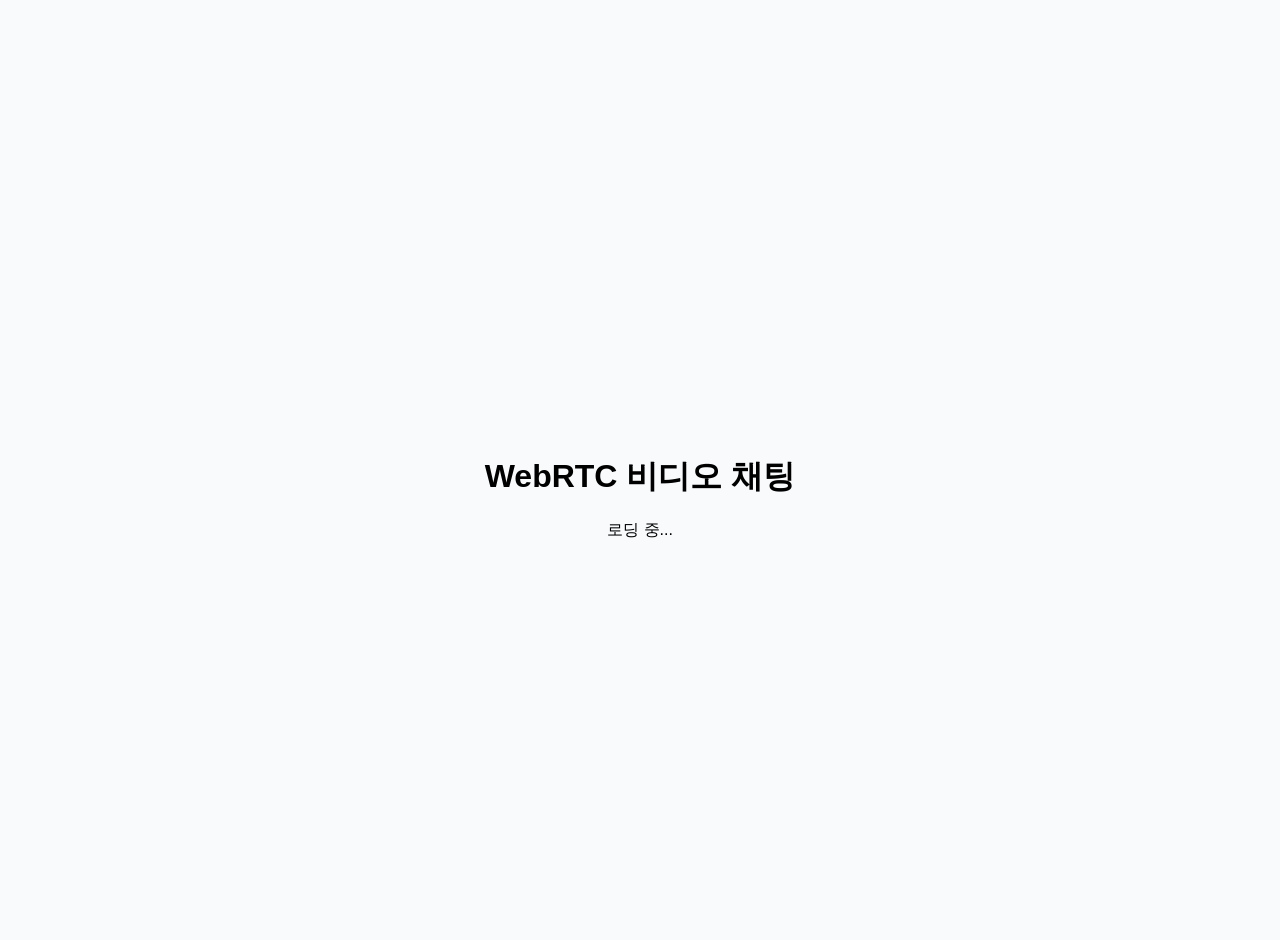
<file: src/main/webapp/index.html>
<!DOCTYPE html>
<html lang="ko">
<head>
  <meta charset="UTF-8">
  <meta name="viewport" content="width=device-width, initial-scale=1.0">
  <title>WebRTC 비디오 채팅 - 시작</title>
  <link href="modern.css" rel="stylesheet">
  <link href="shared.css" rel="stylesheet">
</head>
<body>
  <div style="text-align: center; margin-top: 50px;">
    <h1>WebRTC 비디오 채팅</h1>
    <p>로딩 중...</p>
  </div>
</body>
</html>
</file>
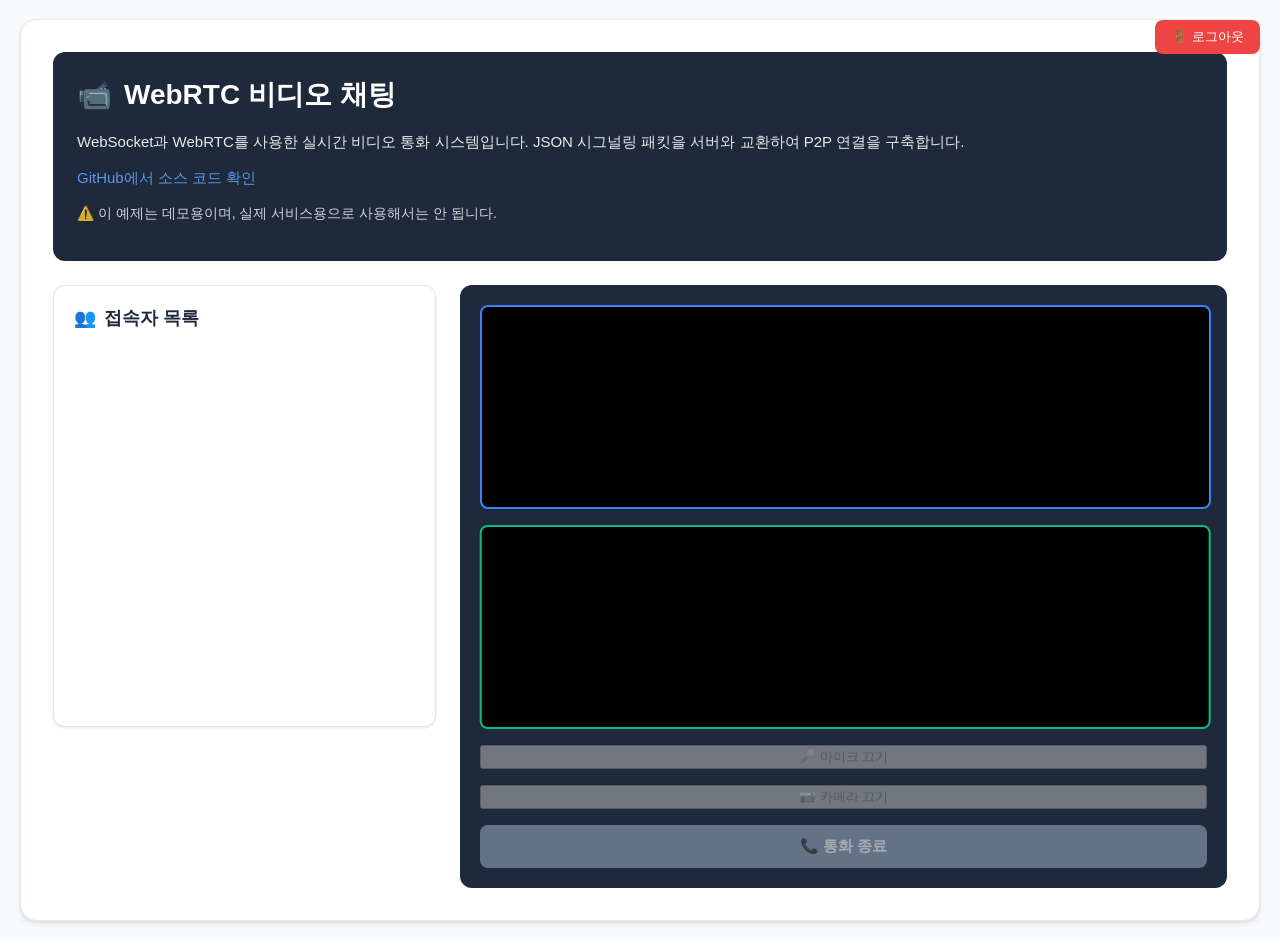
<file: src/main/webapp/chat.html>
<!DOCTYPE html>
<html lang="ko">
<head>
  <meta charset="UTF-8">
  <meta name="viewport" content="width=device-width, initial-scale=1.0">
  <title>WebRTC 비디오 채팅</title>
  <link href="modern.css" rel="stylesheet">
  <!-- [Spring 변환] 원본: ../shared.css → 동일 디렉토리로 이동 -->
  <link href="shared.css" rel="stylesheet">
  <script type="text/javascript" src="auth.js"></script>
  <script type="text/javascript" src="chatclient.js"></script>
  <script src="adapter.js"></script>
</head>
<body>
  <!-- 로그아웃 버튼 -->
  <button id="logout-button" onclick="performLogout()" style="position: fixed; top: 20px; right: 20px; z-index: 1000; background: #ef4444; color: white; border: none; padding: 8px 16px; border-radius: 8px; cursor: pointer;">
    🚪 로그아웃
  </button>

  <div class="container">
    <div class="infobox">
      <h1>
        <span>📹</span> WebRTC 비디오 채팅
      </h1>
      <p>WebSocket과 WebRTC를 사용한 실시간 비디오 통화 시스템입니다. JSON 시그널링 패킷을 서버와 교환하여 P2P 연결을 구축합니다.</p>
      <p><a href="https://github.com/mdn/samples-server/tree/master/s/webrtc-from-chat">GitHub에서 소스 코드 확인</a></p>
      <p style="opacity: 0.8; font-size: 14px;">⚠️ 이 예제는 데모용이며, 실제 서비스용으로 사용해서는 안 됩니다.</p>
    </div>

    <div class="userlistbox">
      <h3>
        <span>👥</span> 접속자 목록
      </h3>
      <ul id="userlist">
        <!-- 사용자 목록이 여기에 표시됩니다 -->
      </ul>
    </div>

    <div class="camerabox">
      <video id="received_video" autoplay playsinline></video>
      <video id="local_video" autoplay muted playsinline></video>
      <button id="mute-button" onclick="toggleAudio();" role="button" disabled>
        🎤 마이크 끄기
      </button>
      <button id="video-button" onclick="toggleVideo();" role="button" disabled>
        📷 카메라 끄기
      </button>
      <button id="hangup-button" onclick="hangUpCall();" role="button" disabled>
        📞 통화 종료
      </button>
    </div>
  </div>
</body>
</html>
</file>
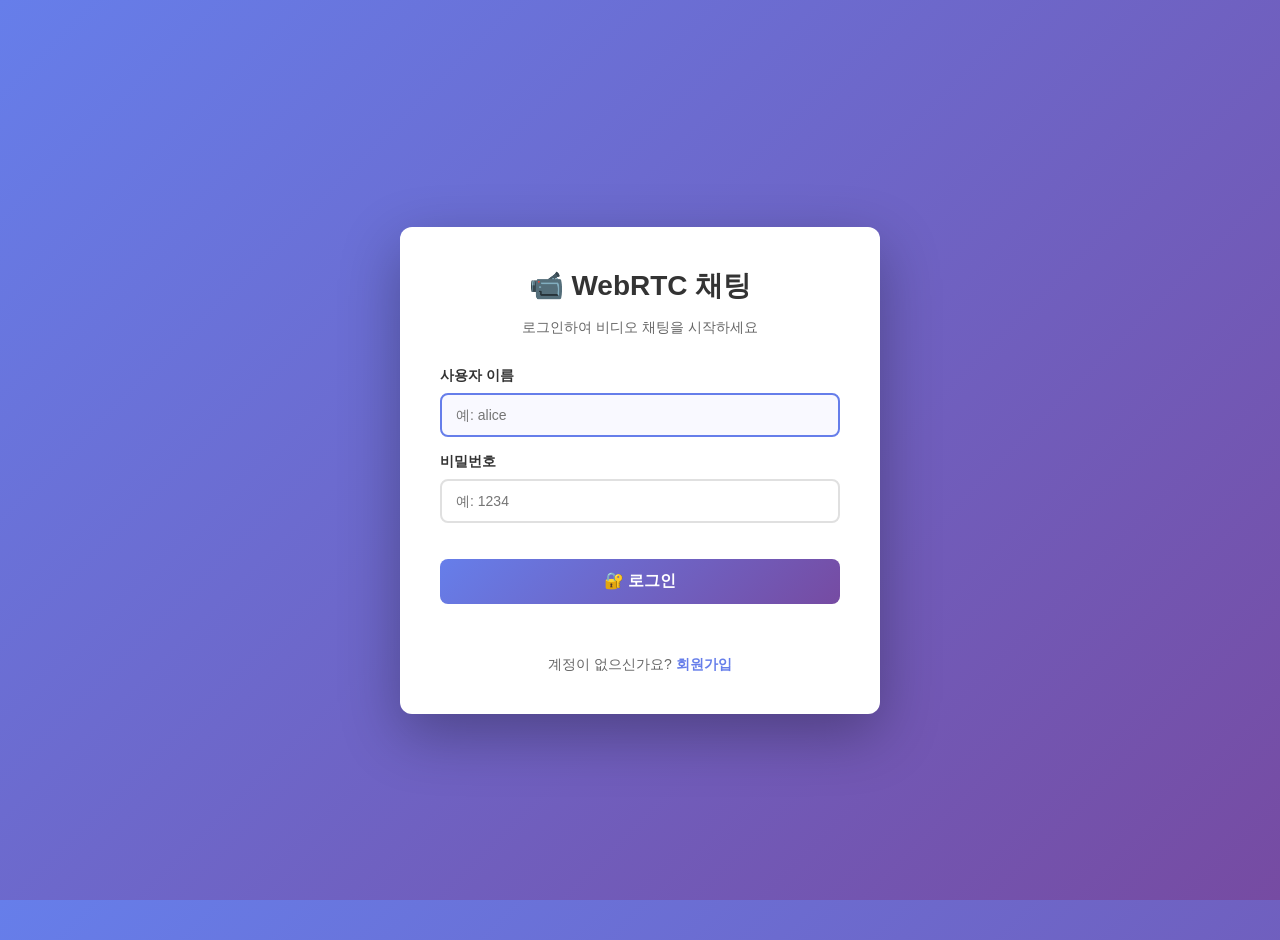
<file: src/main/webapp/login.html>
<!DOCTYPE html>
<html lang="ko">
<head>
  <meta charset="UTF-8">
  <meta name="viewport" content="width=device-width, initial-scale=1.0">
  <title>로그인 - WebRTC 비디오 채팅</title>
  <link href="modern.css" rel="stylesheet">
  <link href="shared.css" rel="stylesheet">
  <script type="text/javascript" src="auth.js"></script>
  <script type="text/javascript" src="login.js"></script>
  <style>
    body {
      display: flex;
      justify-content: center;
      align-items: center;
      min-height: 100vh;
      margin: 0;
      background: linear-gradient(135deg, #667eea 0%, #764ba2 100%);
    }

    .login-container {
      background: white;
      border-radius: 12px;
      box-shadow: 0 20px 60px rgba(0, 0, 0, 0.3);
      padding: 40px;
      width: 100%;
      max-width: 400px;
    }

    .login-container h1 {
      text-align: center;
      color: #333;
      margin: 0 0 10px 0;
      font-size: 28px;
    }

    .login-container .subtitle {
      text-align: center;
      color: #666;
      font-size: 14px;
      margin-bottom: 30px;
    }

    .form-group {
      margin-bottom: 16px;
    }

    .form-group label {
      display: block;
      color: #333;
      font-weight: 600;
      margin-bottom: 8px;
      font-size: 14px;
    }

    .form-group input {
      width: 100%;
      padding: 12px 14px;
      border: 2px solid #e0e0e0;
      border-radius: 8px;
      font-size: 14px;
      transition: border-color 0.3s;
      box-sizing: border-box;
    }

    .form-group input:focus {
      outline: none;
      border-color: #667eea;
      background: #f9f9ff;
    }

    .login-button {
      width: 100%;
      padding: 12px;
      background: linear-gradient(135deg, #667eea 0%, #764ba2 100%);
      color: white;
      border: none;
      border-radius: 8px;
      font-size: 16px;
      font-weight: 600;
      cursor: pointer;
      transition: transform 0.2s, box-shadow 0.2s;
      margin-top: 20px;
    }

    .login-button:hover {
      transform: translateY(-2px);
      box-shadow: 0 10px 20px rgba(102, 126, 234, 0.4);
    }

    .login-button:active {
      transform: translateY(0);
    }

    .login-button:disabled {
      background: #ccc;
      cursor: not-allowed;
      transform: none;
    }

    .error-message {
      color: #e74c3c;
      font-size: 14px;
      margin-top: 12px;
      text-align: center;
      min-height: 20px;
    }

    .demo-info {
      background: #e8f4f8;
      border-left: 4px solid #3498db;
      padding: 12px;
      margin-top: 20px;
      border-radius: 4px;
      font-size: 13px;
      color: #2c3e50;
    }

    .demo-info strong {
      color: #2980b9;
    }

    html.dark-theme {
      background: linear-gradient(135deg, #1e3c72 0%, #2a5298 100%);
    }

    html.dark-theme .login-container {
      background: #2d3748;
    }

    html.dark-theme .login-container h1 {
      color: #fff;
    }

    html.dark-theme .login-container .subtitle {
      color: #a0aec0;
    }

    html.dark-theme .form-group label {
      color: #e2e8f0;
    }

    html.dark-theme .form-group input {
      background: #1a202c;
      border-color: #4a5568;
      color: #e2e8f0;
    }

    html.dark-theme .form-group input:focus {
      background: #2d3748;
      border-color: #667eea;
    }

    html.dark-theme .demo-info {
      background: #1a365d;
      border-left-color: #3182ce;
      color: #e2e8f0;
    }

    html.dark-theme .demo-info strong {
      color: #63b3ed;
    }
  </style>
</head>
<body>
  <div class="login-container">
    <h1>📹 WebRTC 채팅</h1>
    <p class="subtitle">로그인하여 비디오 채팅을 시작하세요</p>

    <form onsubmit="handleLogin(event)">
      <div class="form-group">
        <label for="username">사용자 이름</label>
        <input 
          id="username" 
          type="text" 
          maxlength="12" 
          required 
          autocomplete="username" 
          placeholder="예: alice"
          autofocus
        >
      </div>

      <div class="form-group">
        <label for="password">비밀번호</label>
        <input 
          id="password" 
          type="password" 
          maxlength="20" 
          required 
          autocomplete="current-password"
          placeholder="예: 1234"
        >
      </div>

      <button type="submit" class="login-button" id="login-btn">🔐 로그인</button>

      <div class="error-message" id="error-message"></div>
    </form>

    <div style="text-align: center; margin-top: 20px; font-size: 14px; color: #666;">
      계정이 없으신가요? <a href="register.html" style="color: #667eea; text-decoration: none; font-weight: 600;">회원가입</a>
    </div>
  </div>
</body>
</html>
</file>
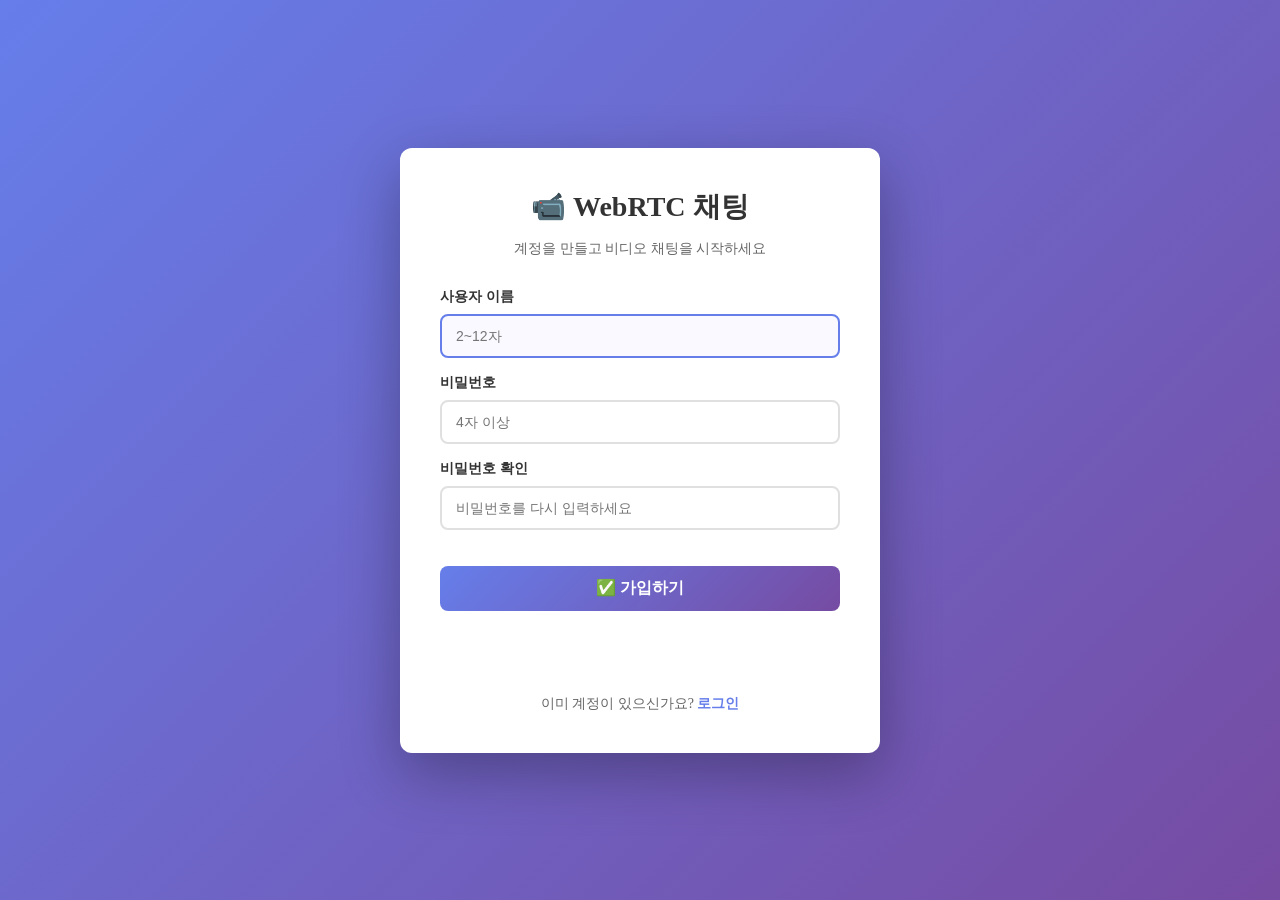
<file: src/main/webapp/register.html>
<!DOCTYPE html>
<html lang="ko">
<head>
  <meta charset="UTF-8">
  <meta name="viewport" content="width=device-width, initial-scale=1.0">
  <title>회원가입 - WebRTC 비디오 채팅</title>
  <link href="register.css" rel="stylesheet">
  <script type="text/javascript" src="register.js"></script>
</head>
<body>
  <div class="register-container">
    <h1>📹 WebRTC 채팅</h1>
    <p class="subtitle">계정을 만들고 비디오 채팅을 시작하세요</p>

    <form onsubmit="handleRegister(event)">
      <div class="form-group">
        <label for="username">사용자 이름</label>
        <input
          id="username"
          type="text"
          maxlength="12"
          required
          autocomplete="username"
          placeholder="2~12자"
          autofocus
        >
      </div>

      <div class="form-group">
        <label for="password">비밀번호</label>
        <input
          id="password"
          type="password"
          maxlength="20"
          required
          autocomplete="new-password"
          placeholder="4자 이상"
        >
      </div>

      <div class="form-group">
        <label for="password-confirm">비밀번호 확인</label>
        <input
          id="password-confirm"
          type="password"
          maxlength="20"
          required
          autocomplete="new-password"
          placeholder="비밀번호를 다시 입력하세요"
        >
      </div>

      <button type="submit" class="register-button" id="register-btn">✅ 가입하기</button>

      <div class="error-message"   id="error-message"></div>
      <div class="success-message" id="success-message"></div>
    </form>

    <div class="login-link">
      이미 계정이 있으신가요? <a href="login.html">로그인</a>
    </div>
  </div>
</body>
</html>
</file>
<file: src/main/webapp/modern.css>
/* ========================================================================
   WEBRTC VIDEO CHAT - MODERN CSS
   ========================================================================
   
   📋 TABLE OF CONTENTS
   ───────────────────────────────────────────────────────────────
   1. CSS VARIABLES DEFINITION          (Lines 15-42)
   2. DARK THEME                        (Lines 44-54)
   3. BASE STYLES                       (Lines 56-67)
   4. MAIN COMPONENTS                   (Lines 69-109)
      - Container
      - Info Box
   5. LOGIN SECTION                     (Lines 111-164)
   6. USER LIST                         (Lines 166-215)
   7. VIDEO AREA                        (Lines 217-243)
   8. BUTTONS                           (Lines 245-270)
   9. RESPONSIVE DESIGN                 (Lines 272-296)
   10. ANIMATIONS                       (Lines 298-311)
   11. UTILITIES                        (Lines 313-316)
   12. STATUS INDICATORS                (Lines 318-334)
   13. VIDEO CONTROLS                   (Lines 336-354)
   ======================================================================== */

/* ===== CSS VARIABLES DEFINITION ===== */
:root {
  /* Background Colors */
  --bg-primary: #f8fafc;
  --bg-secondary: white;
  --bg-tertiary: #f8fafc;
  --bg-dark: #1e293b;
  
  /* Text Colors */
  --text-primary: #1e293b;
  --text-secondary: white;
  --text-muted: #475569;
  
  /* Border & Shadow */
  --border-color: #e2e8f0;
  --border-dark: rgba(255, 255, 255, 0.1);
  --shadow-sm: 0 1px 3px rgba(0, 0, 0, 0.1);
  --shadow-md: 0 4px 6px rgba(0, 0, 0, 0.07), 0 1px 3px rgba(0, 0, 0, 0.06);
  
  /* Accent Colors */
  --accent-primary: #3b82f6;
  --accent-primary-hover: #2563eb;
  --accent-secondary: #10b981;
  --accent-danger: #ef4444;
  --accent-danger-hover: #dc2626;
  --accent-warning: #f59e0b;
  --accent-info: #60a5fa;
}

/* ===== DARK THEME ===== */
:root.dark-theme {
  --bg-primary: #0f172a;
  --bg-secondary: #1e293b;
  --bg-tertiary: #334155;
  --text-primary: white;
  --text-muted: rgba(255, 255, 255, 0.8);
  --border-color: #334155;
  --shadow-sm: 0 1px 3px rgba(0, 0, 0, 0.3);
  --shadow-md: 0 4px 6px rgba(0, 0, 0, 0.2), 0 1px 3px rgba(0, 0, 0, 0.15);
}

/* ===== BASE STYLES ===== */
body {
  font-family: 'Inter', -apple-system, BlinkMacSystemFont, 'Segoe UI', Roboto, sans-serif;
  background: var(--bg-primary);
  margin: 0;
  padding: 20px;
  min-height: 100vh;
  display: flex;
  align-items: center;
  justify-content: center;
  transition: background 0.3s ease;
}

/* ===== MAIN COMPONENTS ===== */

/* Container */
.container {
  background: var(--bg-secondary);
  border-radius: 16px;
  box-shadow: var(--shadow-md);
  max-width: 1200px;
  width: 100%;
  padding: 32px;
  display: grid;
  grid-template-columns: 1fr 2fr;
  grid-template-rows: auto 1fr;
  gap: 24px;
  min-height: 600px;
  border: 1px solid var(--border-color);
  transition: all 0.3s ease;
}

/* Info Box */
.infobox {
  background: var(--bg-dark);
  color: var(--text-secondary);
  padding: 24px;
  border-radius: 12px;
  grid-column: 1 / -1;
  transition: all 0.3s ease;
}

.infobox h1 {
  margin: 0 0 16px 0;
  font-size: 28px;
  font-weight: 600;
  display: flex;
  align-items: center;
  gap: 12px;
}

.infobox p {
  margin: 12px 0;
  line-height: 1.6;
  opacity: 0.9;
  font-size: 15px;
}

.infobox a {
  color: var(--accent-info);
  text-decoration: none;
  font-weight: 500;
}

.infobox a:hover {
  color: var(--accent-primary);
  text-decoration: underline;
}

/* ===== LOGIN SECTION ===== */
.login-section {
  background: rgba(255, 255, 255, 0.05);
  padding: 20px;
  border-radius: 12px;
  margin-top: 16px;
  border: 1px solid var(--border-dark);
  transition: all 0.3s ease;
}

.login-section input[type="text"] {
  width: 100%;
  padding: 12px 16px;
  border: 1px solid var(--border-dark);
  border-radius: 8px;
  background: rgba(255, 255, 255, 0.1);
  color: var(--text-secondary);
  font-size: 15px;
  margin-bottom: 12px;
  transition: all 0.2s ease;
  box-sizing: border-box;
  font-weight: 500;
}

.login-section input[type="text"]:focus {
  outline: none;
  border-color: var(--accent-info);
  background: rgba(255, 255, 255, 0.15);
}

.login-section input[type="text"]::placeholder {
  color: rgba(255, 255, 255, 0.6);
}

.login-section input[type="button"] {
  width: 100%;
  padding: 12px;
  background: var(--accent-primary);
  color: white;
  border: none;
  border-radius: 8px;
  font-size: 15px;
  font-weight: 600;
  cursor: pointer;
  transition: all 0.2s ease;
}

.login-section input[type="button"]:hover {
  background: var(--accent-primary-hover);
}

.login-section input[type="button"]:active {
  transform: translateY(1px);
}

/* ===== USER LIST ===== */
.userlistbox {
  background: var(--bg-secondary);
  border-radius: 12px;
  padding: 20px;
  box-shadow: var(--shadow-sm);
  overflow-y: auto;
  max-height: 400px;
  border: 1px solid var(--border-color);
  transition: all 0.3s ease;
}

.userlistbox h3 {
  margin: 0 0 16px 0;
  color: var(--text-primary);
  font-size: 18px;
  font-weight: 600;
  display: flex;
  align-items: center;
  gap: 8px;
}

.userlistbox ul {
  margin: 0;
  padding: 0;
}

.userlistbox li {
  background: var(--bg-tertiary);
  margin: 8px 0;
  padding: 12px 16px;
  border-radius: 8px;
  cursor: pointer;
  transition: all 0.2s ease;
  list-style: none;
  font-weight: 500;
  color: var(--text-muted);
  border: 1px solid var(--border-color);
}

.userlistbox li:hover {
  background: var(--accent-primary);
  color: white;
  border-color: var(--accent-primary);
  transform: translateX(4px);
}

.userlistbox li:active {
  transform: translateX(2px);
}

/* ===== VIDEO AREA ===== */
.camerabox {
  background: var(--bg-dark);
  border-radius: 12px;
  padding: 20px;
  display: flex;
  flex-direction: column;
  gap: 16px;
  transition: all 0.3s ease;
}

.camerabox video {
  width: 100%;
  height: 200px;
  border-radius: 8px;
  background: #000;
  object-fit: cover;
}

.camerabox video#received_video {
  border: 2px solid var(--accent-primary);
}

.camerabox video#local_video {
  border: 2px solid var(--accent-secondary);
  transform: scaleX(-1);
}

/* ===== BUTTONS ===== */
#hangup-button {
  background: var(--accent-danger);
  color: white;
  border: none;
  padding: 12px;
  border-radius: 8px;
  font-size: 15px;
  font-weight: 600;
  cursor: pointer;
  transition: all 0.2s ease;
}

#hangup-button:hover:not(:disabled) {
  background: var(--accent-danger-hover);
}

#hangup-button:active:not(:disabled) {
  transform: translateY(1px);
}

#hangup-button:disabled {
  background: #94a3b8;
  cursor: not-allowed;
  opacity: 0.6;
}

/* ===== RESPONSIVE DESIGN ===== */
@media (max-width: 768px) {
  body {
    padding: 16px;
  }

  .container {
    grid-template-columns: 1fr;
    padding: 20px;
    min-height: auto;
    gap: 20px;
  }

  .camerabox video {
    height: 150px;
  }

  .infobox {
    padding: 20px;
  }

  .infobox h1 {
    font-size: 24px;
  }
}

/* ===== ANIMATIONS ===== */
.loading {
  display: inline-block;
  width: 16px;
  height: 16px;
  border: 2px solid rgba(255, 255, 255, 0.3);
  border-radius: 50%;
  border-top-color: white;
  animation: spin 1s linear infinite;
}

@keyframes spin {
  to { transform: rotate(360deg); }
}

/* ===== UTILITIES ===== */
.text-center { text-align: center; }
.mb-10 { margin-bottom: 10px; }
.mt-15 { margin-top: 15px; }

/* ===== STATUS INDICATORS ===== */
.connection-status {
  display: inline-block;
  width: 8px;
  height: 8px;
  border-radius: 50%;
  margin-right: 8px;
}

.connection-status.connected { background: var(--accent-secondary); }
.connection-status.connecting { background: var(--accent-warning); animation: pulse 1s infinite; }
.connection-status.disconnected { background: var(--accent-danger); }

@keyframes pulse {
  0%, 100% { opacity: 1; }
  50% { opacity: 0.5; }
}

/* ===== VIDEO CONTROLS ===== */
.video-controls {
  position: absolute;
  bottom: 8px;
  right: 8px;
  display: flex;
  gap: 8px;
  opacity: 0;
  transition: opacity 0.2s ease;
}

.camerabox:hover .video-controls {
  opacity: 1;
}

.video-control-btn {
  background: rgba(0, 0, 0, 0.8);
  color: white;
  border: none;
  border-radius: 50%;
  width: 32px;
  height: 32px;
  cursor: pointer;
  display: flex;
  align-items: center;
  justify-content: center;
  transition: all 0.2s ease;
}

.video-control-btn:hover {
  background: rgba(0, 0, 0, 0.9);
  transform: scale(1.05);
}
</file>
<file: src/main/webapp/shared.css>
/*
    Styles to share across samples
 */

 html, body {
  height: 100%;
  font-family:'Open Sans', 'Lucida Grande', Arial, Helvetica, sans-serif;
}

.mdn-disclaimer {
  font-size:18px;
  background-color: #ddd;
  color: black;
  margin-left: 80px;
  margin-right: 80px;
  max-width: 620px;
  padding: 12px;
  border-radius: 5px;
  border: 1px solid black;
  box-shadow: 1px 1px 2px black;
}

.mdn-footer {
	font-weight:normal;
	font-size:12px;
	text-align:right;
	border-top:2px solid #000000;
}
</file>
<file: src/main/webapp/register.css>
body {
  display: flex;
  justify-content: center;
  align-items: center;
  min-height: 100vh;
  margin: 0;
  background: linear-gradient(135deg, #667eea 0%, #764ba2 100%);
}

.register-container {
  background: white;
  border-radius: 12px;
  box-shadow: 0 20px 60px rgba(0, 0, 0, 0.3);
  padding: 40px;
  width: 100%;
  max-width: 400px;
}

.register-container h1 {
  text-align: center;
  color: #333;
  margin: 0 0 10px 0;
  font-size: 28px;
}

.register-container .subtitle {
  text-align: center;
  color: #666;
  font-size: 14px;
  margin-bottom: 30px;
}

.form-group {
  margin-bottom: 16px;
}

.form-group label {
  display: block;
  color: #333;
  font-weight: 600;
  margin-bottom: 8px;
  font-size: 14px;
}

.form-group input {
  width: 100%;
  padding: 12px 14px;
  border: 2px solid #e0e0e0;
  border-radius: 8px;
  font-size: 14px;
  transition: border-color 0.3s;
  box-sizing: border-box;
}

.form-group input:focus {
  outline: none;
  border-color: #667eea;
  background: #f9f9ff;
}

.register-button {
  width: 100%;
  padding: 12px;
  background: linear-gradient(135deg, #667eea 0%, #764ba2 100%);
  color: white;
  border: none;
  border-radius: 8px;
  font-size: 16px;
  font-weight: 600;
  cursor: pointer;
  transition: transform 0.2s, box-shadow 0.2s;
  margin-top: 20px;
}

.register-button:hover {
  transform: translateY(-2px);
  box-shadow: 0 10px 20px rgba(102, 126, 234, 0.4);
}

.register-button:active {
  transform: translateY(0);
}

.register-button:disabled {
  background: #ccc;
  cursor: not-allowed;
  transform: none;
}

.error-message {
  color: #e74c3c;
  font-size: 14px;
  margin-top: 12px;
  text-align: center;
  min-height: 20px;
}

.success-message {
  color: #27ae60;
  font-size: 14px;
  margin-top: 12px;
  text-align: center;
  min-height: 20px;
}

.login-link {
  text-align: center;
  margin-top: 20px;
  font-size: 14px;
  color: #666;
}

.login-link a {
  color: #667eea;
  text-decoration: none;
  font-weight: 600;
}

.login-link a:hover {
  text-decoration: underline;
}
</file>
